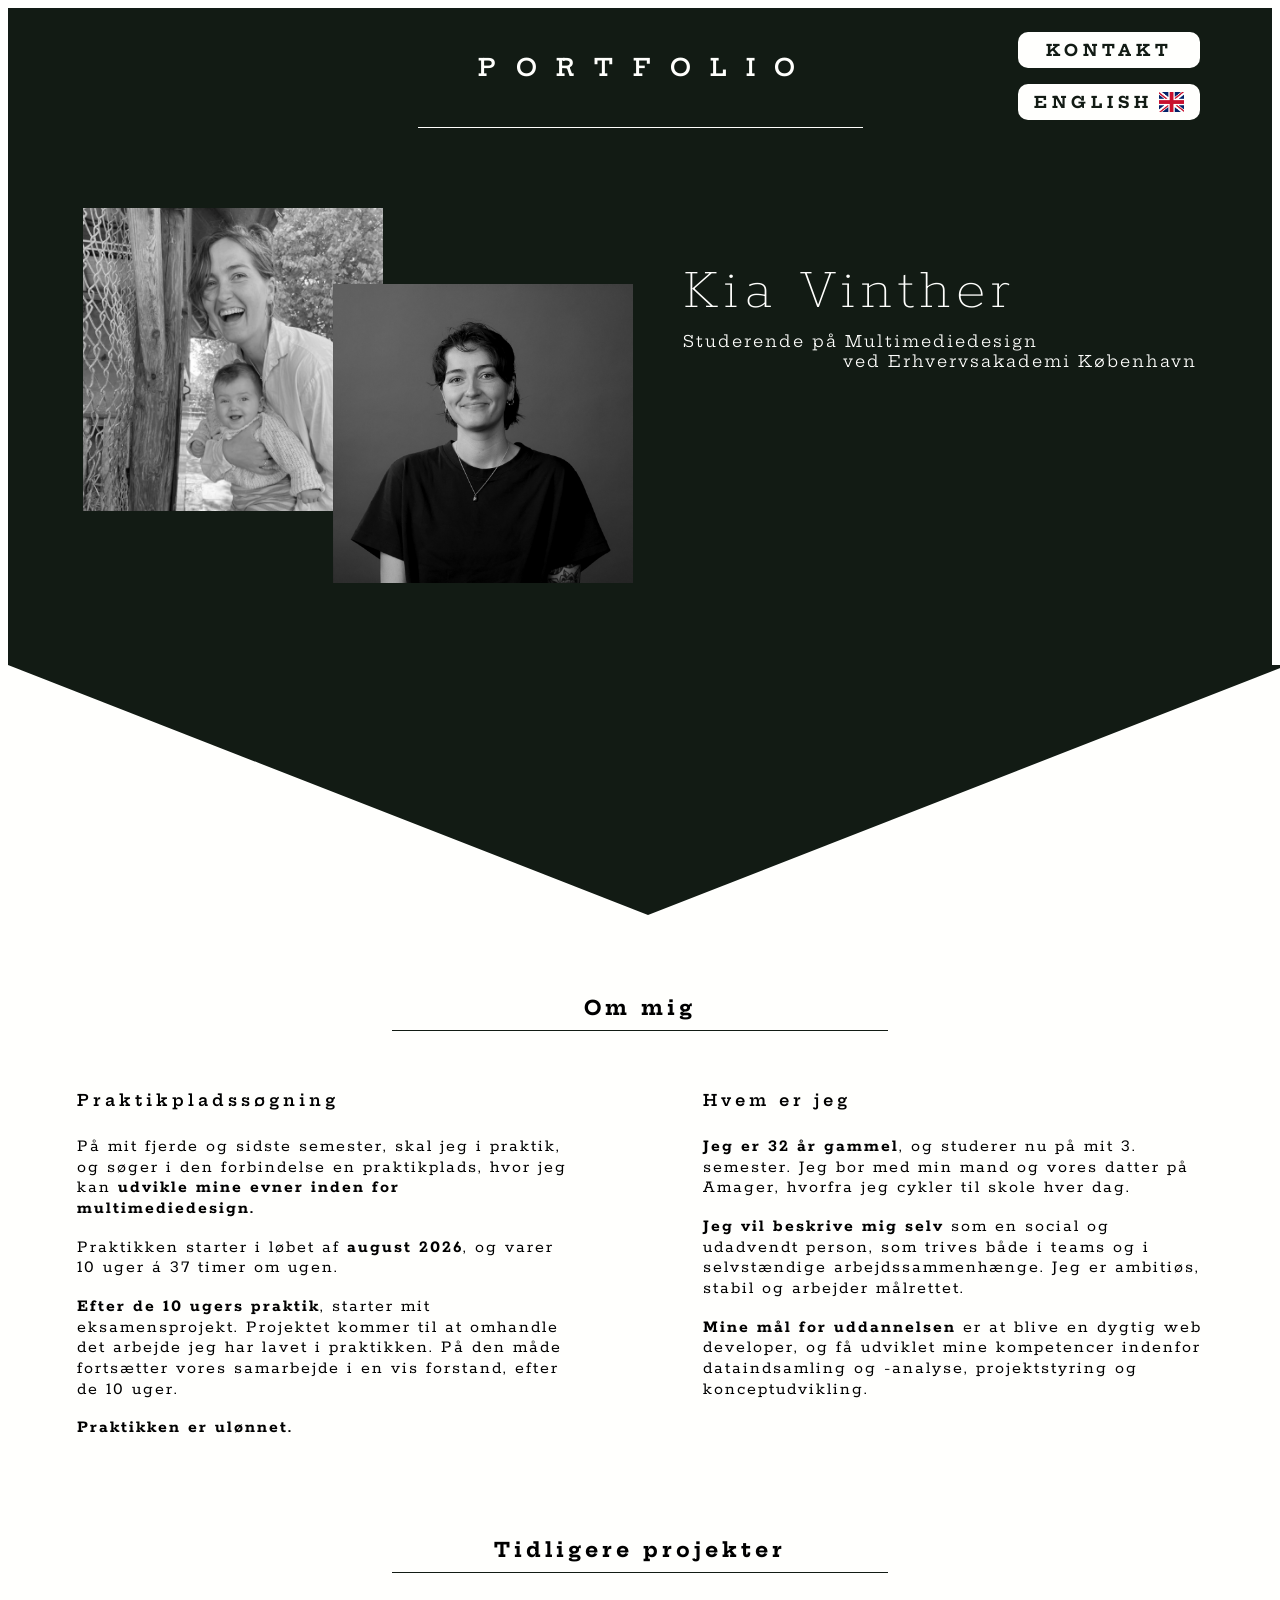
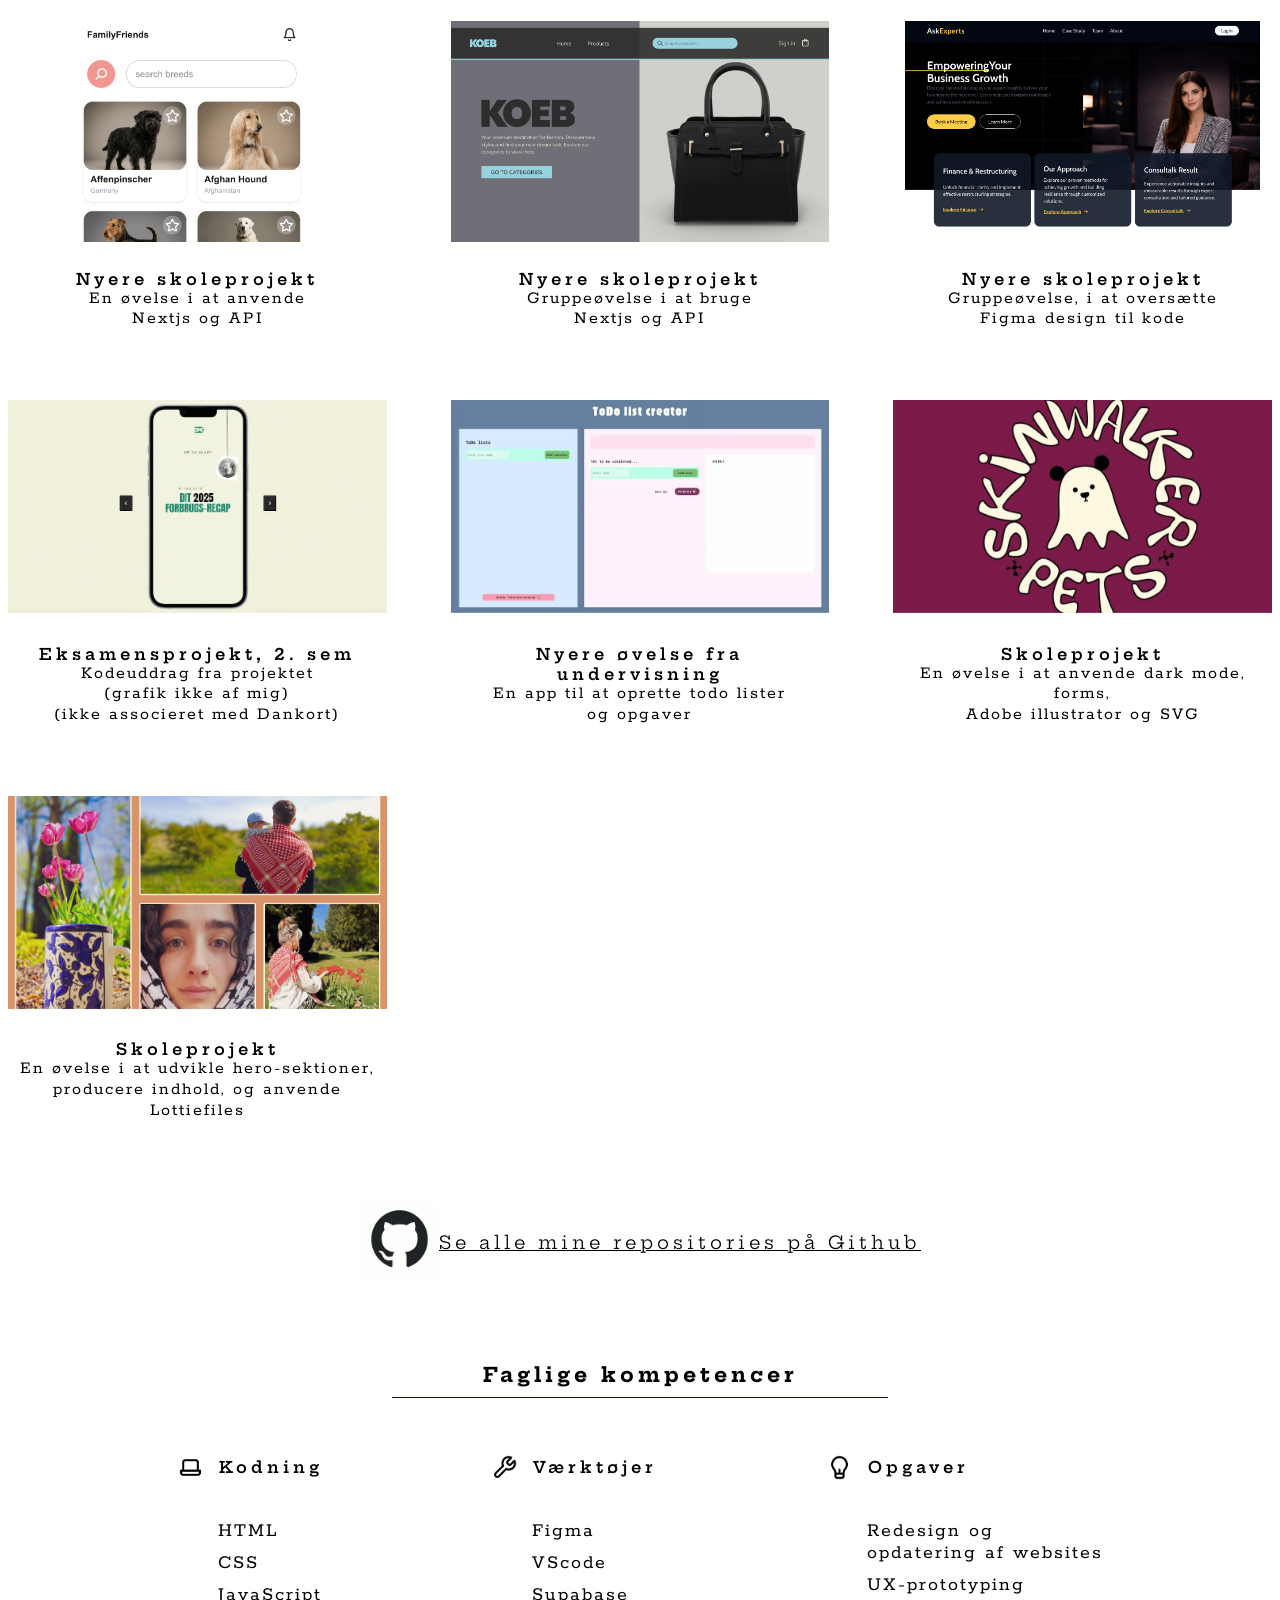
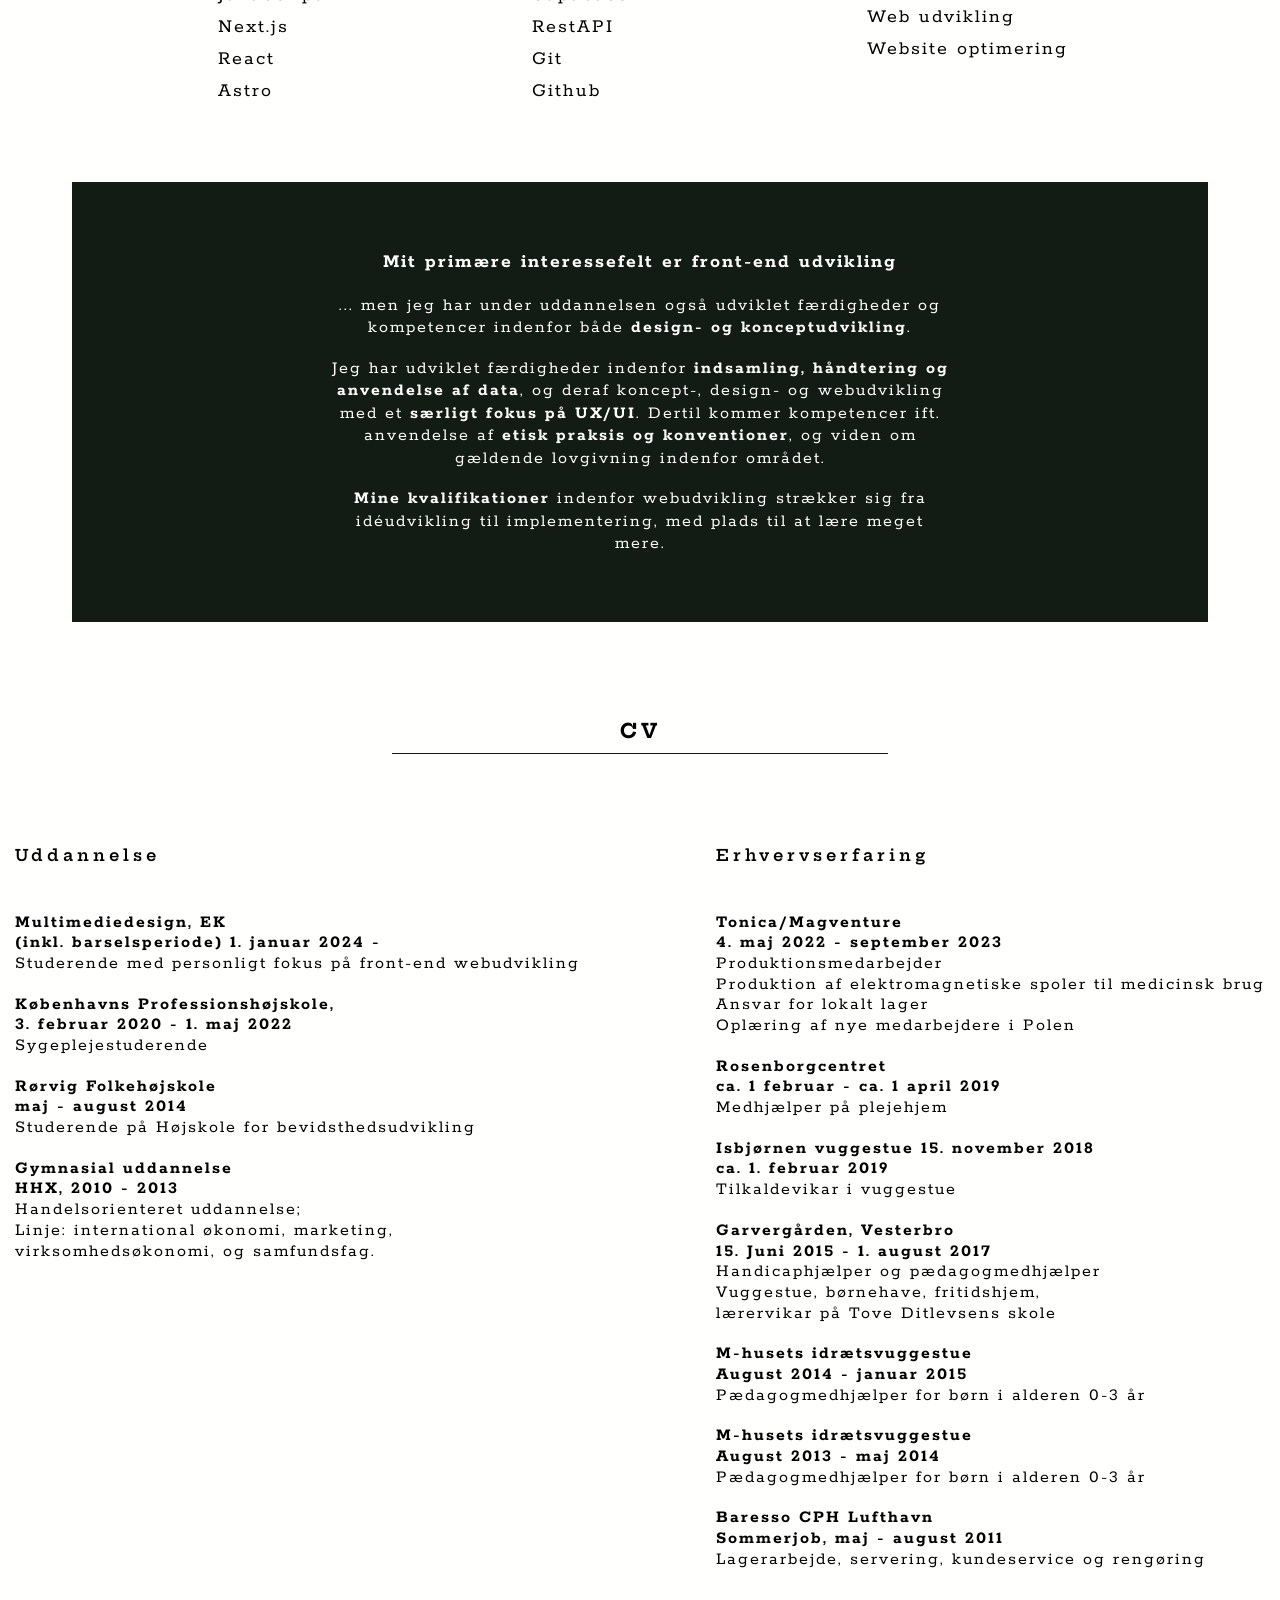
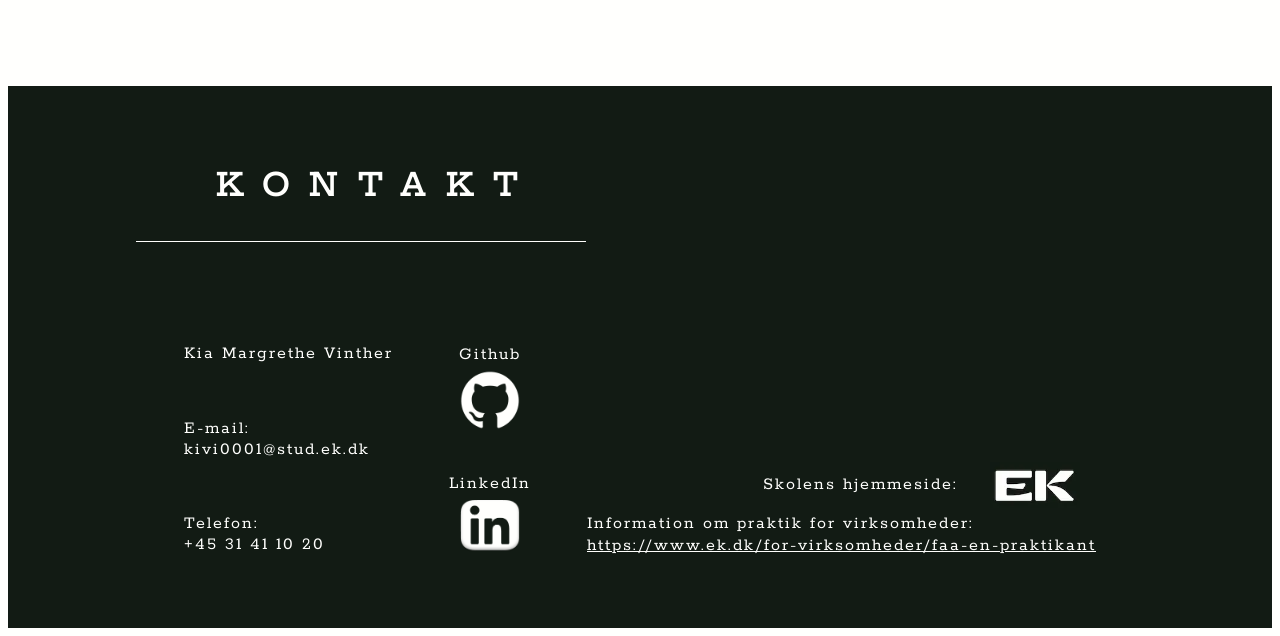
<file: index.html>
<!doctype html>
<html lang="en">
  <head>
    <meta charset="UTF-8" />
    <meta
      name="viewport"
      content="width=device-width, initial-scale=1.0"
    />
    <link rel="stylesheet" href="main.css" />
    <meta name="robots" content="noindex" />
    <title>Portfolio</title>
  </head>
  <body>
    <header>
      <section class="header-section">
        <div class="headline-div">
          <h1>PORTFOLIO</h1>
        </div>
        <div class="contact-button-div">
          <a href="#footer" target="_self"
            >KONTAKT</a
          >
          <a
            class="flag-btn"
            href="english.html"
            target="_self"
            >ENGLISH
            <img
              src="imgs/english-flag.png"
              alt="et billede af det britiske flag"
          /></a>
        </div>
      </section>
      <section class="hero-section">
        <div class="portrait-imgs">
          <img
            class="first-image"
            src="imgs/placeholder1.png"
            alt="et billede af Kia"
          />
          <img
            class="second-image"
            src="imgs/kia-foto.png"
            alt="et billede af Kia"
          />
        </div>
        <div class="name-present">
          <h2>Kia Vinther</h2>
          <h3 class="first-line">
            Studerende på Multimediedesign
          </h3>
          <h3 class="second-line">
            ved Erhvervsakademi København
          </h3>
        </div>
      </section>
      <section id="triangle"></section>
    </header>
    <main>
      <section class="about-me-section">
        <h4>Om mig</h4>
        <div class="about-me-div">
          <div class="searching-intership-div">
            <h5>Praktikpladssøgning</h5>
            <p>
              På mit fjerde og sidste semester,
              skal jeg i praktik, og søger i den
              forbindelse en praktikplads, hvor
              jeg kan
              <b
                >udvikle mine evner inden for
                multimediedesign.</b
              >
            </p>
            <p>
              Praktikken starter i løbet af
              <b>august 2026</b>, og varer 10 uger
              á 37 timer om ugen.
            </p>
            <p>
              <b>Efter de 10 ugers praktik</b>,
              starter mit eksamensprojekt.
              Projektet kommer til at omhandle det
              arbejde jeg har lavet i praktikken.
              På den måde fortsætter vores
              samarbejde i en vis forstand, efter
              de 10 uger.
            </p>
            <p><b>Praktikken er ulønnet.</b></p>
          </div>
          <div class="who-am-i-div">
            <h5>Hvem er jeg</h5>
            <p>
              <b>Jeg er 32 år gammel</b>, og
              studerer nu på mit 3. semester. Jeg
              bor med min mand og vores datter på
              Amager, hvorfra jeg cykler til skole
              hver dag.
            </p>
            <p>
              <b>Jeg vil beskrive mig selv</b> som
              en social og udadvendt person, som
              trives både i teams og i
              selvstændige arbejdssammenhænge. Jeg
              er ambitiøs, stabil og arbejder
              målrettet.
            </p>
            <p>
              <b>Mine mål for uddannelsen</b> er
              at blive en dygtig web developer, og
              få udviklet mine kompetencer
              indenfor dataindsamling og -analyse,
              projektstyring og konceptudvikling.
            </p>
          </div>
        </div>
      </section>
      <section class="previous-work-section">
        <h4>Tidligere projekter</h4>
        <div class="projects-div">
          <div>
            <div class="img-link">
              <a
                target="_blank"
                href="https://family-friends-nine.vercel.app/"
              >
                <img
                  class="project-img"
                  src="imgs/dogapi.png"
                  alt="et billede fra et udsnit af hjemmeside/projekt"
                />
                <div class="overlay">
                  <p class="project-link-text">
                    Se på Vercel
                  </p>
                </div>
              </a>
            </div>
            <h5>Nyere skoleprojekt</h5>
            <p>
              En øvelse i at anvende
              <br />Nextjs og API
            </p>
          </div>

          <div>
            <div class="img-link">
              <a
                target="_blank"
                href="https://simple-shop-opgave.vercel.app/"
              >
                <img
                  class="project-img"
                  src="imgs/koeb.png"
                  alt="et billede fra et udsnit af hjemmeside/projekt"
                />
                <div class="overlay">
                  <p class="project-link-text">
                    Se på Vercel
                  </p>
                </div>
              </a>
            </div>
            <h5>Nyere skoleprojekt</h5>
            <p>
              Gruppeøvelse i at bruge
              <br />Nextjs og API
            </p>
          </div>

          <div>
            <div class="img-link">
              <a
                target="_blank"
                href="https://figmatilkode.netlify.app/"
              >
                <img
                  class="project-img"
                  src="imgs/fromfigmatocode.png"
                  alt="et billede fra et udsnit af hjemmeside/projekt"
                />
                <div class="overlay">
                  <p class="project-link-text">
                    Se på Netlify
                  </p>
                </div>
              </a>
            </div>
            <h5>Nyere skoleprojekt</h5>
            <p>
              Gruppeøvelse, i at oversætte
              <br />Figma design til kode
            </p>
          </div>

          <div>
            <div class="img-link">
              <a
                target="_blank"
                href="https://codepen.io/kimahivi/details/RNGwWvV"
              >
                <img
                  class="project-img"
                  src="imgs/recap.webp"
                  alt="et billede fra et udsnit af hjemmeside/projekt, som forestiller en telefon med grafisk indhold i."
                />
                <div class="overlay">
                  <p class="project-link-text">
                    Se i CodePen
                  </p>
                </div>
              </a>
            </div>
            <h5>Eksamensprojekt, 2. sem</h5>
            <p>
              Kodeuddrag fra projektet
              <br />(grafik ikke af mig)
              <br />(ikke associeret med Dankort)
            </p>
          </div>
          <div>
            <div class="img-link">
              <a
                target="_blank"
                href="https://kivi0001.github.io/todo_app_kia/"
              >
                <img
                  class="project-img"
                  src="imgs/todo.webp"
                  alt="et billede fra et udsnit af hjemmeside/projekt, af en todoliste app."
                />
                <div class="overlay">
                  <p class="project-link-text">
                    Se på Github pages
                  </p>
                </div>
              </a>
            </div>
            <h5>Nyere øvelse fra undervisning</h5>
            <p>
              En app til at oprette todo lister
              <br />og opgaver
            </p>
          </div>
          <div>
            <div class="img-link">
              <a
                target="_blank"
                href="https://zingy-selkie-bb1a97.netlify.app/"
              >
                <img
                  class="project-img"
                  src="imgs/skinwalker.webp"
                  alt="et billede fra et udsnit af hjemmeside/projekt, af et logo med et spøgelse, og teksten: skinwalker pets."
                />
                <div class="overlay">
                  <p class="project-link-text">
                    Se på Netlify
                  </p>
                </div>
              </a>
            </div>
            <h5>Skoleprojekt</h5>
            <p>
              En øvelse i at anvende dark mode,
              forms, <br />Adobe illustrator og
              SVG
            </p>
          </div>
          <div>
            <div class="img-link">
              <a
                target="_blank"
                href="https://joyful-beijinho-b82fd0.netlify.app/"
              >
                <img
                  class="project-img"
                  src="imgs/palestine.png"
                  alt="et billede fra et udsnit af hjemmeside/projekt, som forestiller fire forskellige billeder af mennesker og natur."
                />
                <div class="overlay">
                  <p class="project-link-text">
                    Se på Netlify
                  </p>
                </div>
              </a>
            </div>
            <h5>Skoleprojekt</h5>
            <p>
              En øvelse i at udvikle
              hero-sektioner, <br />producere
              indhold, og anvende Lottiefiles
            </p>
          </div>
        </div>
        <div class="view-github-div">
          <a
            target="_blank"
            href="https://github.com/kivi0001?tab=repositories"
          >
            <img
              src="imgs/github-for-light-bg.webp"
              alt="github logo"
            />
          </a>
          <a
            class="view-on-git-p"
            target="_blank"
            href="https://github.com/kivi0001?tab=repositories"
          >
            <p>
              Se alle mine repositories på Github
            </p>
          </a>
        </div>
      </section>
      <section
        class="professional-skills-section"
      >
        <h4>Faglige kompetencer</h4>
        <div class="competencies-div">
          <div class="coding-div">
            <div
              class="prof-skills-headlines-divs"
            >
              <div class="icon">
                <img
                  src="imgs/laptop.png"
                  alt="et ikon som forestiller en bærbar computer."
                />
              </div>
              <h5>Kodning</h5>
            </div>
            <ul class="coding-ul">
              <li>HTML</li>
              <li>CSS</li>
              <li>JavaScript</li>
              <li>Next.js</li>
              <li>React</li>
              <li>Astro</li>
            </ul>
          </div>
          <div class="tools-div">
            <div
              class="prof-skills-headlines-divs"
            >
              <div class="icon">
                <img
                  src="imgs/tool.png"
                  alt="et ikon som forestiller en svensknøgle."
                />
              </div>
              <h5>Værktøjer</h5>
            </div>
            <ul class="tools-ul">
              <li>Figma</li>
              <li>VScode</li>
              <li>Supabase</li>
              <li>RestAPI</li>
              <li>Git</li>
              <li>Github</li>
            </ul>
          </div>
          <div class="tasks-div">
            <div
              class="prof-skills-headlines-divs"
            >
              <div class="icon">
                <img
                  src="imgs/tasks_lightbulb.png"
                  alt="et ikon som forestiller en elpære."
                />
              </div>
              <h5>Opgaver</h5>
            </div>
            <ul class="tasks-ul">
              <li>
                Redesign og <br />opdatering af
                websites
              </li>
              <li>UX-prototyping</li>
              <li>Web udvikling</li>
              <li>Website optimering</li>
            </ul>
          </div>
        </div>
        <div class="my-field-of-interest-div">
          <p class="first-line-p">
            Mit primære interessefelt er front-end
            udvikling
          </p>
          <p>
            ... men jeg har under uddannelsen også
            udviklet færdigheder og kompetencer
            indenfor både
            <b>design- og konceptudvikling</b>.
          </p>
          <p>
            Jeg har udviklet færdigheder indenfor
            <b
              >indsamling, håndtering og
              anvendelse af data</b
            >, og deraf koncept-, design- og
            webudvikling med et
            <b>særligt fokus på UX/UI</b>. Dertil
            kommer kompetencer ift. anvendelse af
            <b>etisk praksis og konventioner</b>,
            og viden om gældende lovgivning
            indenfor området.
          </p>
          <p>
            <b>Mine kvalifikationer</b> indenfor
            webudvikling strækker sig fra
            idéudvikling til implementering, med
            plads til at lære meget mere.
          </p>
        </div>
      </section>
      <section class="resume-section">
        <h4>CV</h4>
        <div class="resume-div">
          <div class="education-div">
            <h5>Uddannelse</h5>
            <ul>
              <li>
                <p>
                  Multimediedesign, EK
                  <br />(inkl. barselsperiode) 1.
                  januar 2024 -
                </p>
                <p>
                  Studerende med personligt fokus
                  på front-end webudvikling
                </p>
              </li>
              <li>
                <p>
                  Københavns Professionshøjskole,
                  <br />3. februar 2020 - 1. maj
                  2022
                </p>
                <p>Sygeplejestuderende</p>
              </li>
              <li>
                <p>
                  Rørvig Folkehøjskole <br />maj -
                  august 2014
                </p>
                <p>
                  Studerende på Højskole for
                  bevidsthedsudvikling
                </p>
              </li>
              <li>
                <p>
                  Gymnasial uddannelse <br />HHX,
                  2010 - 2013
                </p>
                <p>
                  Handelsorienteret uddannelse;
                  <br />Linje: international
                  økonomi, marketing,
                  <br />virksomhedsøkonomi, og
                  samfundsfag.
                </p>
              </li>
            </ul>
          </div>
          <div class="work-experience-div">
            <h5>Erhvervserfaring</h5>
            <ul>
              <li>
                <p>
                  Tonica/Magventure <br />4. maj
                  2022 - september 2023
                </p>
                <p>
                  Produktionsmedarbejder
                  <br />Produktion af
                  elektromagnetiske spoler til
                  medicinsk brug <br />Ansvar for
                  lokalt lager <br />Oplæring af
                  nye medarbejdere i Polen
                </p>
              </li>
              <li>
                <p>
                  Rosenborgcentret <br />ca. 1
                  februar - ca. 1 april 2019
                </p>
                <p>Medhjælper på plejehjem</p>
              </li>
              <li>
                <p>
                  Isbjørnen vuggestue 15. november
                  2018 <br />ca. 1. februar 2019
                </p>
                <p>Tilkaldevikar i vuggestue</p>
              </li>
              <li>
                <p>
                  Garvergården, Vesterbro
                  <br />15. Juni 2015 - 1. august
                  2017
                </p>
                <p>
                  Handicaphjælper og
                  pædagogmedhjælper
                  <br />Vuggestue, børnehave,
                  fritidshjem, <br />lærervikar på
                  Tove Ditlevsens skole
                </p>
              </li>
              <li>
                <p>
                  M-husets idrætsvuggestue
                  <br />August 2014 - januar 2015
                </p>
                <p>
                  Pædagogmedhjælper for børn i
                  alderen 0-3 år
                </p>
              </li>
              <li>
                <p>
                  M-husets idrætsvuggestue
                  <br />August 2013 - maj 2014
                </p>
                <p>
                  Pædagogmedhjælper for børn i
                  alderen 0-3 år
                </p>
              </li>
              <li>
                <p>
                  Baresso CPH Lufthavn
                  <br />Sommerjob, maj - august
                  2011
                </p>
                <p>
                  Lagerarbejde, servering,
                  kundeservice og rengøring
                </p>
              </li>
            </ul>
          </div>
        </div>
      </section>
    </main>
    <footer id="footer">
      <div class="footer-headline-div">
        <h1>KONTAKT</h1>
      </div>
      <section class="footer-contact-section">
        <div class="personal-contact-info-div">
          <p>Kia Margrethe Vinther</p>
          <p>E-mail: <br />kivi0001@stud.ek.dk</p>
          <p>Telefon: <br />+45 31 41 10 20</p>
        </div>
        <div class="links-git-linkedin-div">
          <div class="github-footer-div">
            <p>Github</p>
            <a
              target="_blank"
              href="https://github.com/kivi0001?tab=repositories"
            >
              <img
                src="imgs/github-for-dark-bg.png"
                alt="Et github ikon."
              />
            </a>
          </div>
          <div class="linkedin-footer-div">
            <p>LinkedIn</p>
            <a
              target="_blank"
              href="https://www.linkedin.com/in/kia-vinther-4b3834bb/"
            >
              <img
                src="imgs/linked-in-icon.png"
                alt="Et linkedin ikon."
              />
            </a>
          </div>
        </div>
        <div class="school-info-div">
          <div class="school-website-div">
            <p>Skolens hjemmeside:</p>
            <a
              target="_blank"
              href="https://www.ek.dk/"
            >
              <img
                src="imgs/ek-logo.webp"
                alt="et logo fra Københavns Erhvervsakademi."
              />
            </a>
          </div>
          <div class="internship-link-div">
            <p>
              Information om praktik for
              virksomheder:
            </p>
            <a
              target="_blank"
              href="https://www.ek.dk/for-virksomheder/faa-en-praktikant"
              >https://www.ek.dk/for-virksomheder/faa-en-praktikant</a
            >
          </div>
        </div>
      </section>
    </footer>
  </body>
</html>
</file>
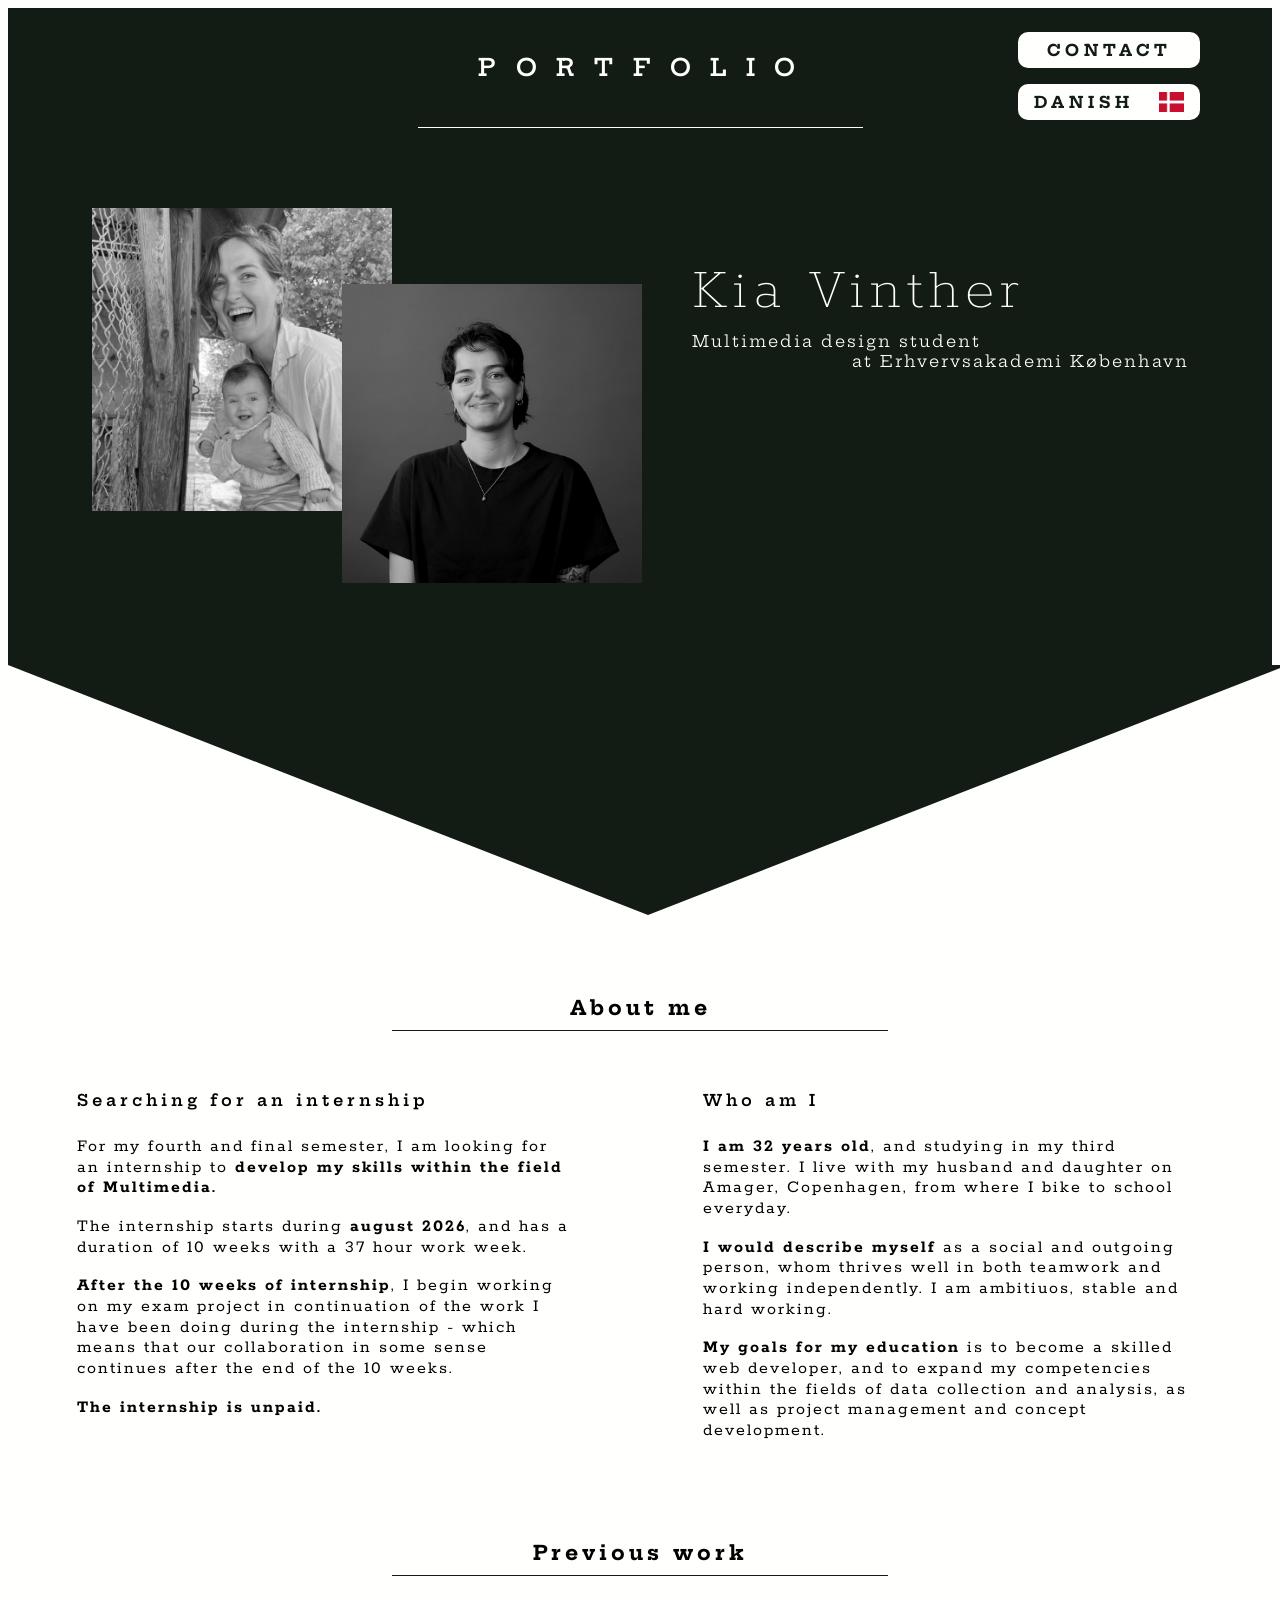
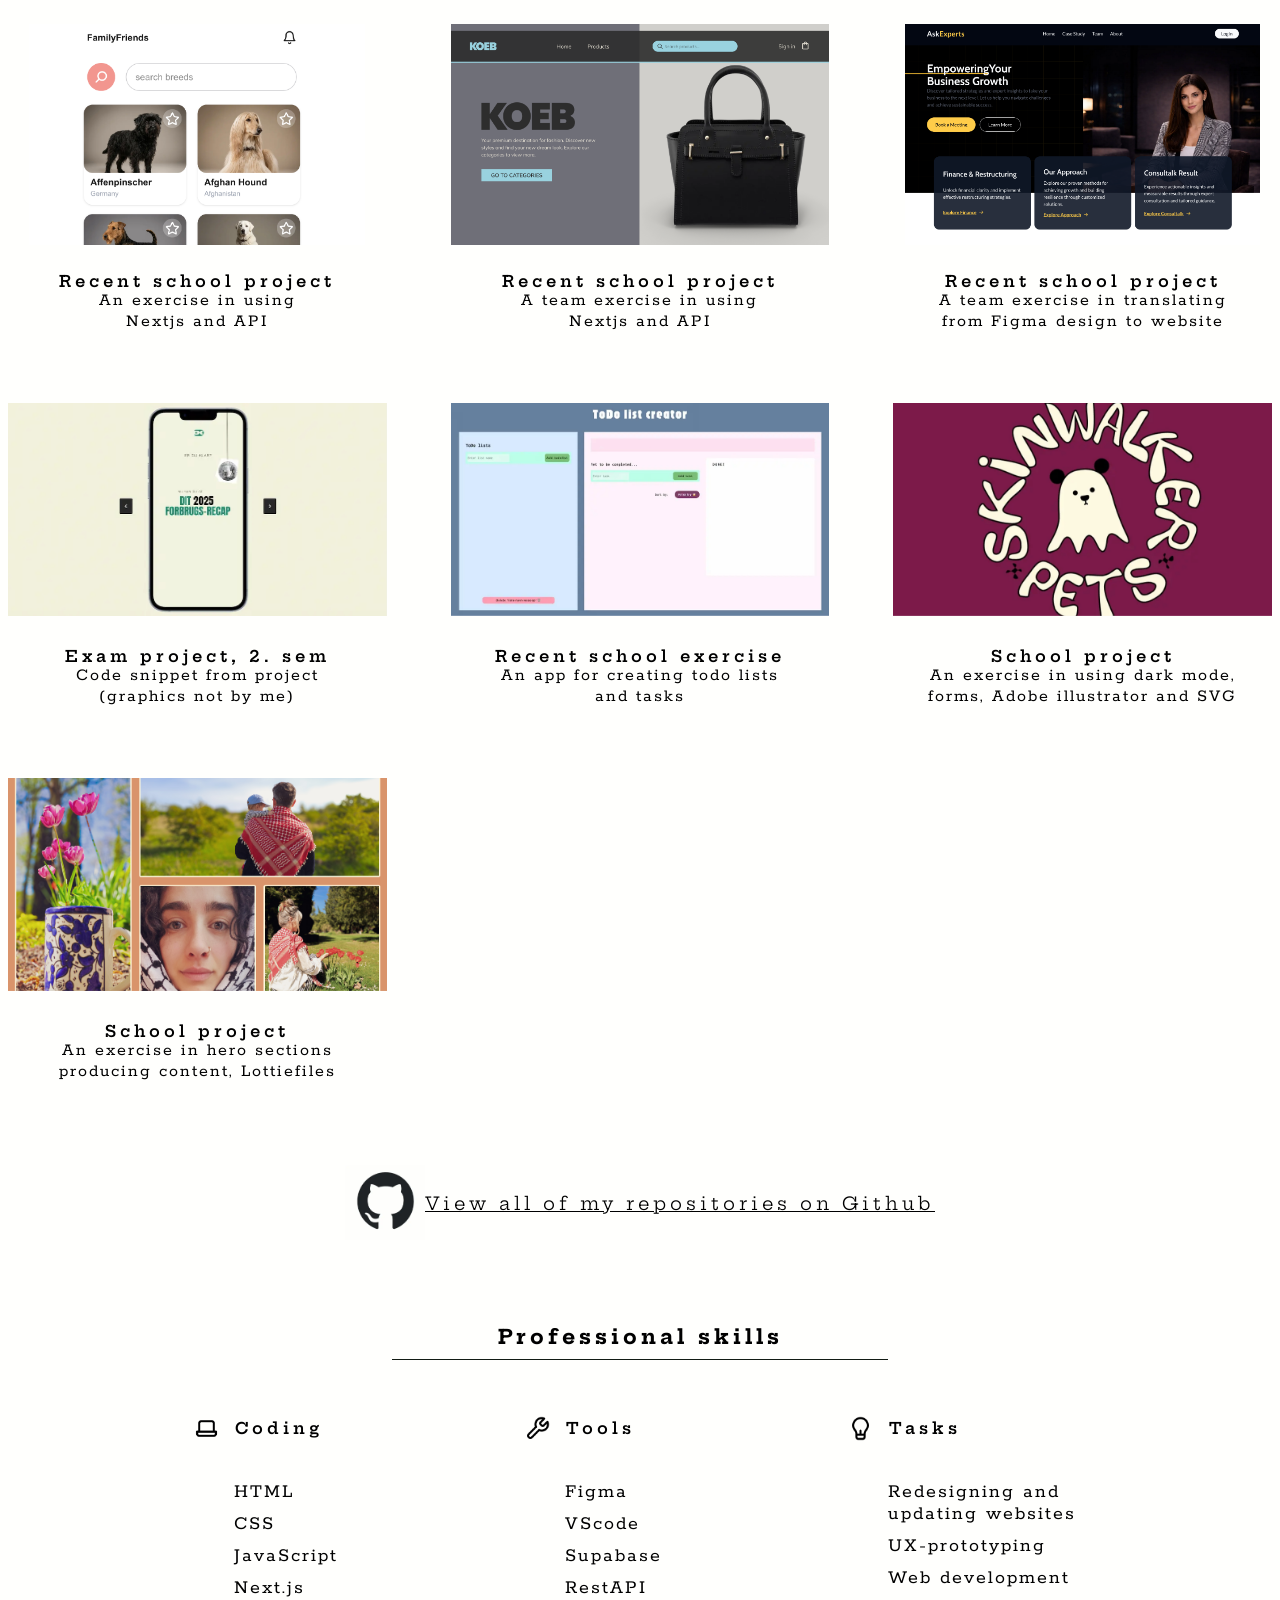
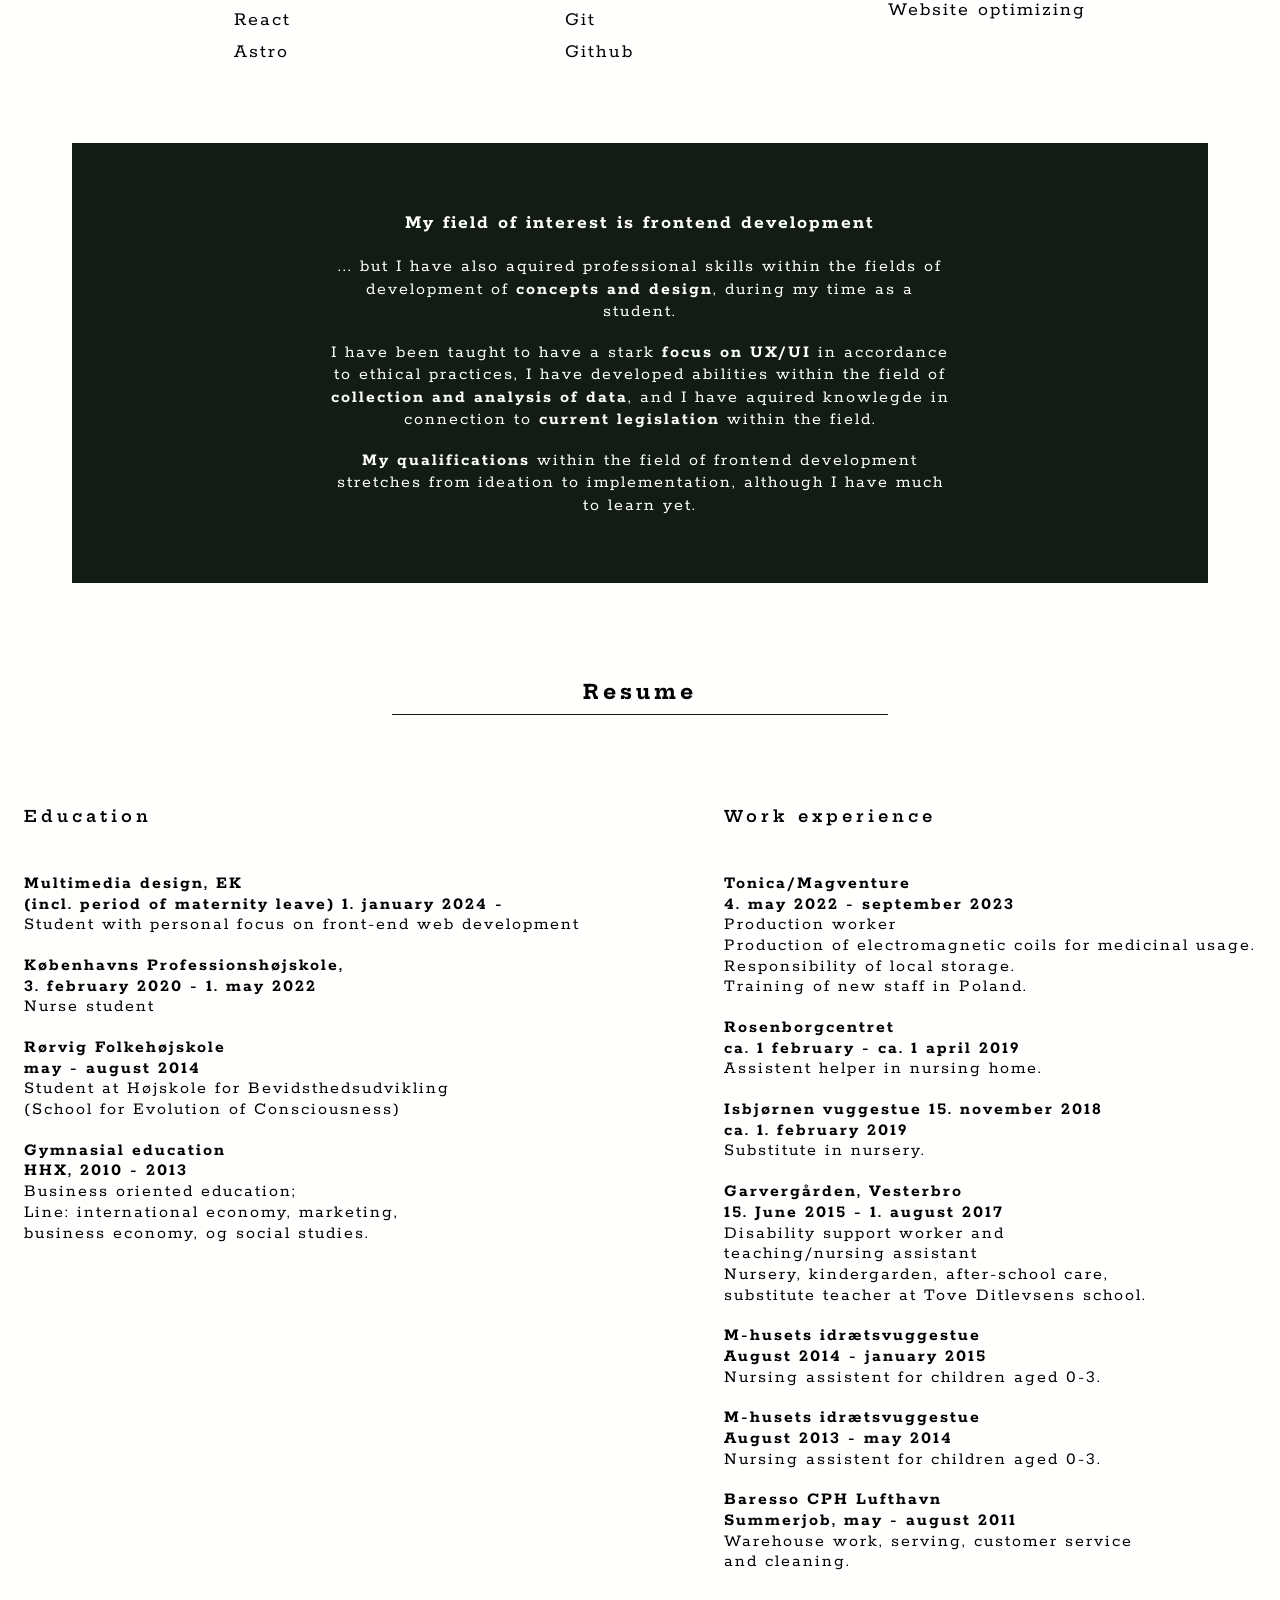
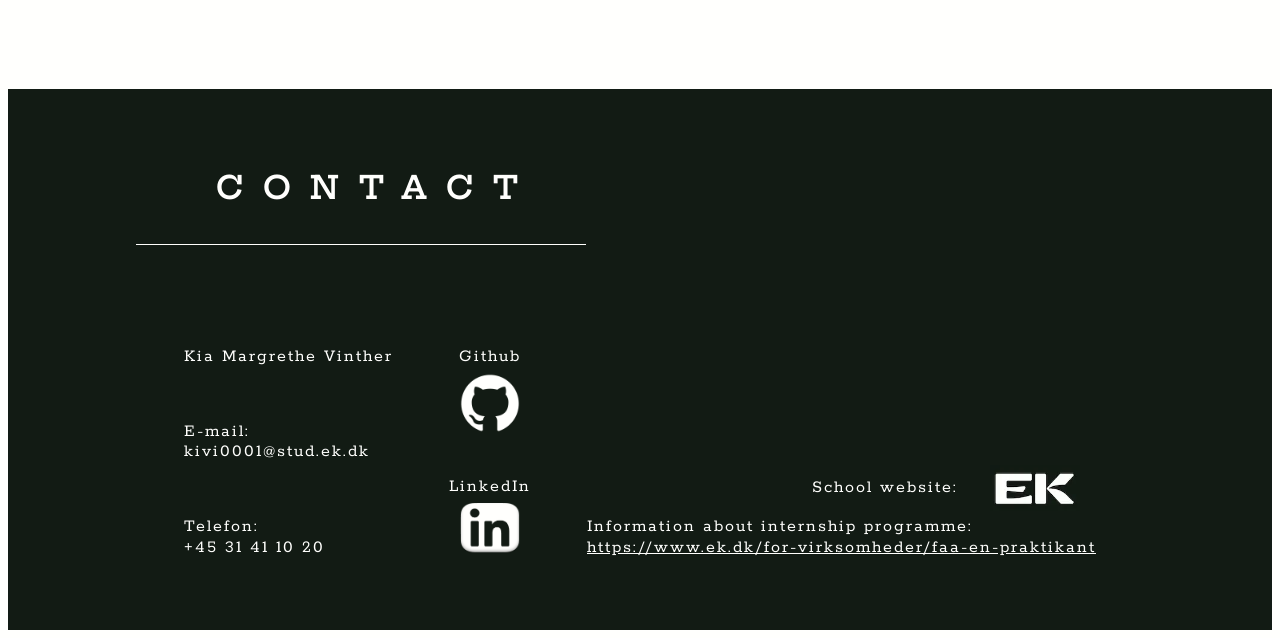
<file: english.html>
<!doctype html>
<html lang="en">
  <head>
    <meta charset="UTF-8" />
    <meta
      name="viewport"
      content="width=device-width, initial-scale=1.0"
    />
    <link rel="stylesheet" href="main.css" />
    <meta name="robots" content="noindex" />
    <title>Portfolio</title>
  </head>
  <body>
    <header>
      <section class="header-section">
        <div class="headline-div">
          <h1>PORTFOLIO</h1>
        </div>
        <div class="contact-button-div">
          <a href="#footer" target="_self"
            >CONTACT</a
          >
          <a
            class="flag-btn"
            href="index.html"
            target="_self"
            >DANISH
            <img
              src="imgs/danish_flag.png"
              alt="a picture of a danish flag"
          /></a>
        </div>
      </section>
      <section class="hero-section">
        <div class="portrait-imgs">
          <img
            class="first-image"
            src="imgs/placeholder1.png"
            alt="a picture of Kia"
          />
          <img
            class="second-image"
            src="imgs/kia-foto.png"
            alt="a picture of Kia"
          />
        </div>
        <div class="name-present">
          <h2>Kia Vinther</h2>
          <h3 class="first-line">
            Multimedia design student
          </h3>
          <h3 class="second-line">
            at Erhvervsakademi København
          </h3>
        </div>
      </section>
      <section id="triangle"></section>
    </header>
    <main>
      <section class="about-me-section">
        <h4>About me</h4>
        <div class="about-me-div">
          <div class="searching-intership-div">
            <h5>Searching for an internship</h5>
            <p>
              For my fourth and final semester, I
              am looking for an internship to
              <b
                >develop my skills within the
                field of Multimedia.</b
              >
            </p>
            <p>
              The internship starts during
              <b>august 2026</b>, and has a
              duration of 10 weeks with a 37 hour
              work week.
            </p>
            <p>
              <b
                >After the 10 weeks of
                internship</b
              >, I begin working on my exam
              project in continuation of the work
              I have been doing during the
              internship - which means that our
              collaboration in some sense
              continues after the end of the 10
              weeks.
            </p>
            <p>
              <b>The internship is unpaid.</b>
            </p>
          </div>
          <div class="who-am-i-div">
            <h5>Who am I</h5>
            <p>
              <b>I am 32 years old</b>, and
              studying in my third semester. I
              live with my husband and daughter on
              Amager, Copenhagen, from where I
              bike to school everyday.
            </p>
            <p>
              <b>I would describe myself</b> as a
              social and outgoing person, whom
              thrives well in both teamwork and
              working independently. I am
              ambitiuos, stable and hard working.
            </p>

            <p>
              <b>My goals for my education</b> is
              to become a skilled web developer,
              and to expand my competencies within
              the fields of data collection and
              analysis, as well as project
              management and concept development.
            </p>
          </div>
        </div>
      </section>
      <section class="previous-work-section">
        <h4>Previous work</h4>
        <div class="projects-div">
          <div>
            <div class="img-link">
              <a
                target="_blank"
                href="https://family-friends-nine.vercel.app/"
              >
                <img
                  class="project-img"
                  src="imgs/dogapi.png"
                  alt="et billede fra et udsnit af hjemmeside/projekt"
                />
                <div class="overlay">
                  <p class="project-link-text">
                    View on Vercel
                  </p>
                </div>
              </a>
            </div>
            <h5>Recent school project</h5>
            <p>
              An exercise in using
              <br />Nextjs and API
            </p>
          </div>

          <div>
            <div class="img-link">
              <a
                target="_blank"
                href="https://simple-shop-opgave.vercel.app/"
              >
                <img
                  class="project-img"
                  src="imgs/koeb.png"
                  alt="et billede fra et udsnit af hjemmeside/projekt"
                />
                <div class="overlay">
                  <p class="project-link-text">
                    View on Vercel
                  </p>
                </div>
              </a>
            </div>
            <h5>Recent school project</h5>
            <p>
              A team exercise in using
              <br />Nextjs and API
            </p>
          </div>

          <div>
            <div class="img-link">
              <a
                target="_blank"
                href="https://figmatilkode.netlify.app/"
              >
                <img
                  class="project-img"
                  src="imgs/fromfigmatocode.png"
                  alt="et billede fra et udsnit af hjemmeside/projekt"
                />
                <div class="overlay">
                  <p class="project-link-text">
                    View on Netlify
                  </p>
                </div>
              </a>
            </div>
            <h5>Recent school project</h5>
            <p>
              A team exercise in translating
              <br />from Figma design to website
            </p>
          </div>

          <div>
            <div class="img-link">
              <a
                target="_blank"
                href="https://codepen.io/kimahivi/details/RNGwWvV"
              >
                <img
                  class="project-img"
                  src="imgs/recap.webp"
                  alt="et billede fra et udsnit af hjemmeside/projekt, som forestiller en telefon med grafisk indhold i."
                />
                <div class="overlay">
                  <p class="project-link-text">
                    View in CodePen
                  </p>
                </div>
              </a>
            </div>
            <h5>Exam project, 2. sem</h5>
            <p>
              Code snippet from project
              <br />(graphics not by me)
            </p>
          </div>
          <div>
            <div class="img-link">
              <a
                target="_blank"
                href="https://kivi0001.github.io/todo_app_kia/"
              >
                <img
                  class="project-img"
                  src="imgs/todo.webp"
                  alt="et billede fra et udsnit af hjemmeside/projekt, af en todoliste app."
                />
                <div class="overlay">
                  <p class="project-link-text">
                    View on Github pages
                  </p>
                </div>
              </a>
            </div>
            <h5>Recent school exercise</h5>
            <p>
              An app for creating todo lists
              <br />and tasks
            </p>
          </div>
          <div>
            <div class="img-link">
              <a
                target="_blank"
                href="https://zingy-selkie-bb1a97.netlify.app/"
              >
                <img
                  class="project-img"
                  src="imgs/skinwalker.webp"
                  alt="et billede fra et udsnit af hjemmeside/projekt, af et logo med et spøgelse, og teksten: skinwalker pets."
                />
                <div class="overlay">
                  <p class="project-link-text">
                    View on Netlify
                  </p>
                </div>
              </a>
            </div>
            <h5>School project</h5>
            <p>
              An exercise in using dark mode,<br />forms,
              Adobe illustrator and SVG
            </p>
          </div>
          <div>
            <div class="img-link">
              <a
                target="_blank"
                href="https://joyful-beijinho-b82fd0.netlify.app/"
              >
                <img
                  class="project-img"
                  src="imgs/palestine.png"
                  alt="et billede fra et udsnit af hjemmeside/projekt, som forestiller fire forskellige billeder af mennesker og natur."
                />
                <div class="overlay">
                  <p class="project-link-text">
                    View on Netlify
                  </p>
                </div>
              </a>
            </div>
            <h5>School project</h5>
            <p>
              An exercise in hero sections
              <br />producing content, Lottiefiles
            </p>
          </div>
        </div>
        <div class="view-github-div">
          <a
            target="_blank"
            href="https://github.com/kivi0001?tab=repositories"
          >
            <img
              src="imgs/github-for-light-bg.webp"
              alt="github logo"
            />
          </a>
          <a
            class="view-on-git-p"
            target="_blank"
            href="https://github.com/kivi0001?tab=repositories"
          >
            <p>
              View all of my repositories on
              Github
            </p>
          </a>
        </div>
      </section>
      <section
        class="professional-skills-section"
      >
        <h4>Professional skills</h4>
        <div class="competencies-div">
          <div class="coding-div">
            <div
              class="prof-skills-headlines-divs"
            >
              <div class="icon">
                <img
                  src="imgs/laptop.png"
                  alt="et ikon som forestiller en bærbar computer."
                />
              </div>
              <h5>Coding</h5>
            </div>
            <ul class="coding-ul">
              <li>HTML</li>
              <li>CSS</li>
              <li>JavaScript</li>
              <li>Next.js</li>
              <li>React</li>
              <li>Astro</li>
            </ul>
          </div>
          <div class="tools-div">
            <div
              class="prof-skills-headlines-divs"
            >
              <div class="icon">
                <img
                  src="imgs/tool.png"
                  alt="et ikon som forestiller en svensknøgle."
                />
              </div>
              <h5>Tools</h5>
            </div>
            <ul class="tools-ul">
              <li>Figma</li>
              <li>VScode</li>
              <li>Supabase</li>
              <li>RestAPI</li>
              <li>Git</li>
              <li>Github</li>
            </ul>
          </div>
          <div class="tasks-div">
            <div
              class="prof-skills-headlines-divs"
            >
              <div class="icon">
                <img
                  src="imgs/tasks_lightbulb.png"
                  alt="et ikon som forestiller en elpære."
                />
              </div>
              <h5>Tasks</h5>
            </div>
            <ul class="tasks-ul">
              <li>
                Redesigning and <br />updating
                websites
              </li>
              <li>UX-prototyping</li>
              <li>Web development</li>
              <li>Website optimizing</li>
            </ul>
          </div>
        </div>
        <div class="my-field-of-interest-div">
          <p class="first-line-p">
            My field of interest is frontend
            development
          </p>
          <p>
            ... but I have also aquired
            professional skills within the fields
            of development of
            <b>concepts and design</b>, during my
            time as a student.
          </p>

          <p>
            I have been taught to have a stark
            <b>focus on UX/UI</b> in accordance to
            ethical practices, I have developed
            abilities within the field of
            <b>collection and analysis of data</b
            >, and I have aquired knowlegde in
            connection to
            <b>current legislation</b> within the
            field.
          </p>

          <p>
            <b>My qualifications</b> within the
            field of frontend development
            stretches from ideation to
            implementation, although I have much
            to learn yet.
          </p>
        </div>
      </section>
      <section class="resume-section">
        <h4>Resume</h4>
        <div class="resume-div">
          <div class="education-div">
            <h5>Education</h5>
            <ul>
              <li>
                <p>
                  Multimedia design, EK
                  <br />(incl. period of maternity
                  leave) 1. january 2024 -
                </p>
                <p>
                  Student with personal focus on
                  front-end web development
                </p>
              </li>
              <li>
                <p>
                  Københavns Professionshøjskole,
                  <br />3. february 2020 - 1. may
                  2022
                </p>
                <p>Nurse student</p>
              </li>
              <li>
                <p>
                  Rørvig Folkehøjskole <br />may -
                  august 2014
                </p>
                <p>
                  Student at Højskole for
                  Bevidsthedsudvikling
                  <br />(School for Evolution of
                  Consciousness)
                </p>
              </li>
              <li>
                <p>
                  Gymnasial education <br />HHX,
                  2010 - 2013
                </p>
                <p>
                  Business oriented education;
                  <br />Line: international
                  economy, marketing,
                  <br />business economy, og
                  social studies.
                </p>
              </li>
            </ul>
          </div>
          <div class="work-experience-div">
            <h5>Work experience</h5>
            <ul>
              <li>
                <p>
                  Tonica/Magventure <br />4. may
                  2022 - september 2023
                </p>
                <p>
                  Production worker <br />
                  Production of electromagnetic
                  coils for medicinal usage.
                  <br />Responsibility of local
                  storage. <br />Training of new
                  staff in Poland.
                </p>
              </li>
              <li>
                <p>
                  Rosenborgcentret <br />ca. 1
                  february - ca. 1 april 2019
                </p>
                <p>
                  Assistent helper in nursing
                  home.
                </p>
              </li>
              <li>
                <p>
                  Isbjørnen vuggestue 15. november
                  2018 <br />ca. 1. february 2019
                </p>
                <p>Substitute in nursery.</p>
              </li>
              <li>
                <p>
                  Garvergården, Vesterbro
                  <br />15. June 2015 - 1. august
                  2017
                </p>
                <p>
                  Disability support worker and
                  <br />teaching/nursing assistant
                  <br />Nursery, kindergarden,
                  after-school care,
                  <br />substitute teacher at Tove
                  Ditlevsens school.
                </p>
              </li>
              <li>
                <p>
                  M-husets idrætsvuggestue
                  <br />August 2014 - january 2015
                </p>
                <p>
                  Nursing assistent for children
                  aged 0-3.
                </p>
              </li>
              <li>
                <p>
                  M-husets idrætsvuggestue
                  <br />August 2013 - may 2014
                </p>
                <p>
                  Nursing assistent for children
                  aged 0-3.
                </p>
              </li>
              <li>
                <p>
                  Baresso CPH Lufthavn
                  <br />Summerjob, may - august
                  2011
                </p>
                <p>
                  Warehouse work, serving,
                  customer service <br />and
                  cleaning.
                </p>
              </li>
            </ul>
          </div>
        </div>
      </section>
    </main>
    <footer id="footer">
      <div class="footer-headline-div">
        <h1>CONTACT</h1>
      </div>
      <section class="footer-contact-section">
        <div class="personal-contact-info-div">
          <p>Kia Margrethe Vinther</p>
          <p>E-mail: <br />kivi0001@stud.ek.dk</p>
          <p>Telefon: <br />+45 31 41 10 20</p>
        </div>
        <div class="links-git-linkedin-div">
          <div class="github-footer-div">
            <p>Github</p>
            <a
              target="_blank"
              href="https://github.com/kivi0001?tab=repositories"
            >
              <img
                src="imgs/github-for-dark-bg.png"
                alt="Et github ikon."
              />
            </a>
          </div>
          <div class="linkedin-footer-div">
            <p>LinkedIn</p>
            <a
              target="_blank"
              href="https://www.linkedin.com/in/kia-vinther-4b3834bb/"
            >
              <img
                src="imgs/linked-in-icon.png"
                alt="Et linkedin ikon."
              />
            </a>
          </div>
        </div>
        <div class="school-info-div">
          <div class="school-website-div">
            <p>School website:</p>
            <a
              target="_blank"
              href="https://www.ek.dk/"
            >
              <img
                src="imgs/ek-logo.webp"
                alt="et logo fra Københavns Erhvervsakademi."
              />
            </a>
          </div>
          <div class="internship-link-div">
            <p>
              Information about internship
              programme:
            </p>
            <a
              target="_blank"
              href="https://www.ek.dk/for-virksomheder/faa-en-praktikant"
              >https://www.ek.dk/for-virksomheder/faa-en-praktikant</a
            >
          </div>
        </div>
      </section>
    </footer>
  </body>
</html>
</file>
<file: main.css>
@font-face {
  font-family: "rokkitt";
  src: url(fonts/Rokkitt/Rokkitt-VariableFont_wght.ttf);
}

@font-face {
  font-family: "hepta";
  src: url(fonts/Hepta_Slab/HeptaSlab-VariableFont_wght.ttf);
}

/* GENERAL STYLES */

html,
body {
  background-color: #fffffd;
  scroll-behavior: smooth;
}

h1 {
  padding: 1em 2em 0.5em 2.5em;
  letter-spacing: 20px;
  font-weight: 600;
}

h2,
p {
  font-family: rokkitt;
}

p {
  font-size: 18px;
  line-height: 1.15;
  letter-spacing: 2px;
}

h1,
h3,
h4,
h5 {
  font-family: hepta;
}

h4 {
  font-size: 20px;
  letter-spacing: 4px;
  text-align: center;
  margin: 4em 30vw 1em 30vw;
  border-bottom: 1.5px solid #121b14;
  padding-bottom: 0.5em;
}

h5 {
  font-size: 16px;
  letter-spacing: 4px;
  font-weight: 600;
}

li {
  font-family: rokkitt;
  font-size: 20px;
  letter-spacing: 2px;
  list-style-type: none;
}

/* HEADER */

.header-section {
  background-color: #121b14;
  color: #fffffd;
  display: grid;
  grid-template-columns: 1fr 1fr 1fr;
  padding: 0em 4em;
}

.headline-div {
  grid-column: 2;
  text-align: center;
  border-bottom: 1.5px solid #fffffd;
}

.contact-button-div {
  margin-top: 1em;
  display: flex;
  flex-direction: column;
  align-items: end;
}

.contact-button-div a {
  background-color: #fffffd;
  color: #121b14;
  padding: 0.5em 1em;
  margin: 0.5em;
  width: 150px;
  text-decoration: none;
  font-weight: 600;
  letter-spacing: 5px;
  font-family: hepta;
  font-weight: bold;
  text-align: center;
  border-radius: 10px;
}

.contact-button-div a:hover {
  background-color: #121b14;
  color: #fffffd;
  border: 1.5px solid #fffffd;
  cursor: pointer;
}

.flag-btn {
  display: flex;
  justify-content: space-between;
}

.flag-btn img {
  width: 25px;
}

.hero-section {
  background-color: #121b14;
  color: #fffffd;
  display: flex;
  padding: 5em 4em;
  justify-content: center;
}

.portrait-imgs {
  display: grid;
  grid-template-columns: repeat(12, 1fr);
}

.first-image,
.second-image {
  max-width: 300px;
}

.first-image {
  grid-column: 1 / 7;
  grid-row: 1 / 5;
}

.second-image {
  grid-column: 6 / -1;
  grid-row: 2 / 6;
}

.name-present {
  display: flex;
  flex-direction: column;
}

.name-present h2 {
  font-weight: 100;
  font-size: 60px;
  letter-spacing: 6px;
  margin-bottom: 5px;
}

.first-line,
.second-line {
  font-size: 16px;
  font-weight: normal;
  letter-spacing: 2px;
  margin: 0;
}

.second-line {
  padding-left: 10em;
}

#triangle {
  display: grid;
  grid-template-columns: repeat(
    auto-fit,
    minmax(400px, 1fr)
  );
  width: 0;
  height: 0;
  border-left: 50vw solid transparent;
  border-right: 50vw solid transparent;
  border-top: 250px solid #121b14;
}

/* MAIN */

main {
  max-width: 1600px;
  margin: auto;
}

/* ABOUT ME */

.about-me-div {
  display: flex;
  flex-wrap: wrap;
  justify-content: center;
  gap: 10%;
  margin-top: 2em;
}

.about-me-div div {
  max-width: 500px;
}

/* PREVIOUS WORK */
/* mangler hover funktioner */

.previous-work-section {
  margin-top: 5em;
}

.projects-div {
  display: grid;
  grid-template-columns: repeat(
    auto-fit,
    minmax(350px, 1fr)
  );
  row-gap: 3em;
  column-gap: 4em;
  margin-top: 3em;
  align-content: center;
}

.projects-div div {
  align-self: center;
}

.projects-div div h5 {
  text-align: center;
}

.img-link {
  max-width: 500px;
  aspect-ratio: 6/3.5;
  position: relative;
}

.img-link img {
  max-width: 100%;
  aspect-ratio: 6/3.5;
  height: 100%;
  object-fit: contain;
}

.project-img {
  display: block;
  width: 100%;
  height: auto;
}

.overlay {
  position: absolute;
  top: 0;
  bottom: 0;
  left: 0;
  right: 0;
  height: 100%;
  width: 100%;
  opacity: 0;
  transition: 0.5s ease;
  background-color: #121b14;
}

.img-link:hover .overlay {
  opacity: 85%;
}

.project-link-text {
  color: white;
  font-size: 24px;
  text-decoration: underline;
  line-height: 1.5;
  position: absolute;
  top: 50%;
  left: 50%;
  transform: translate(-50%, -50%);
  text-align: center;
}

.projects-div h5 {
  margin-bottom: 0;
}

.projects-div p {
  margin-top: 0;
  text-align: center;
}

.view-github-div {
  display: flex;
  flex-wrap: wrap;
  justify-content: center;
  align-items: center;
  margin: 4em;
}

.view-github-div a {
  color: black;
}

.view-github-div p {
  font-family: hepta;
  letter-spacing: 4px;
}

.view-github-div a img {
  max-width: 80px;
  height: 75px;
}

.view-on-git-p p:hover {
  cursor: pointer;
  font-size: 18px;
  font-weight: bold;
  padding: 1em;
  border: 1.5px solid #121b14;
  border-radius: 20px;
}

.git-logo-div img {
  width: 100%;
  height: 100%;
  object-fit: cover;
}

/* PROFESSIONAL SKILLS */

.competencies-div {
  display: flex;
  flex-wrap: wrap;
  justify-content: space-evenly;
  margin-top: 2rem;
}

.prof-skills-headlines-divs {
  display: flex;
  align-items: center;
  column-gap: 1em;
}

.tasks-ul li,
.tools-ul li,
.coding-ul li {
  margin-top: 0.5em;
}

.icon {
  max-width: 25px;
  height: 25px;
}
.icon img {
  width: 100%;
  height: auto;
}

.my-field-of-interest-div {
  background-color: #121b14;
  color: #fffffd;
  text-align: center;
  padding: 3em 20vw;
  margin: 5vw;
}

.my-field-of-interest-div p {
  line-height: 1.25;
}
.first-line-p {
  font-size: 20px;
  font-weight: bold;
}

/* RESUME */

.resume-section {
  margin-top: 6em;
  margin-bottom: 6em;
}

.resume-div {
  display: flex;
  flex-wrap: wrap;
  justify-content: space-evenly;
  column-gap: 8em;
  margin-top: 4em;
}

ul li p:first-child {
  font-weight: bold;
}

li p {
  margin: 0;
}

.education-div ul,
.work-experience-div ul {
  padding: 0;
  margin-top: 3em;
}

.education-div ul li,
.work-experience-div ul li {
  margin-bottom: 1em;
}

/* FOOTER */

footer {
  background-color: #121b14;
  color: #fffffd;
  padding: 1.5em 8em;
}

.footer-headline-div {
  max-width: 450px;
  text-align: center;
  border-bottom: 1.5px solid #fffffd;
}

.footer-contact-section {
  display: flex;
  flex-wrap: wrap;
  justify-content: space-between;
  padding: 3em;
}

.personal-contact-info-div p {
  margin-top: 3em;
}

.personal-contact-info-div p:last-child {
  margin-bottom: 0;
}

.links-git-linkedin-div {
  margin-top: auto;
}

.links-git-linkedin-div div a img {
  max-width: 60px;
}

.links-git-linkedin-div div {
  margin-top: 2.5em;
  text-align: center;
}

.links-git-linkedin-div div p {
  margin-bottom: 5px;
}

.github-footer-div a img:hover {
  border: 2px solid #fffffd;
  border-radius: 35px;
  padding: 4px;
}

.linkedin-footer-div a img:hover {
  border: 2px solid #fffffd;
  border-radius: 20px;
  padding: 4px 4px 2px 4px;
}

.school-website-div {
  display: flex;
  column-gap: 1em;
  justify-content: end;
}

.school-info-div {
  margin-top: auto;
}

.school-website-div a img {
  max-width: 90px;
  margin-top: 5px;
}

.school-website-div a {
  padding: 0em 1em;
}

.school-website-div a:hover {
  border: 2px solid #fffffd;
  border-radius: 10px;
}

.internship-link-div p {
  margin: 0;
}

.internship-link-div a {
  font-size: 18px;
  font-family: rokkitt;
  letter-spacing: 2px;
  color: #fffffd;
}

.internship-link-div a:hover {
  border: 2px solid #fffffd;
  border-radius: 10px;
}

@media (max-width: 800px) {
  .header-section {
    display: block;
    padding: 0em 2em;
  }

  .contact-button-div {
    flex-direction: row;
    justify-content: center;
  }

  .contact-button-div a {
    width: 100px;
    font-size: 10px;
  }

  .flag-btn img {
    width: 18px;
  }

  .headline-div {
    padding-top: 1em;
    margin-bottom: 1em;
  }
  h1 {
    font-size: 14px;
    padding: 1em 1em 0.5em 1.5em;
    text-align: center;
  }

  .first-image {
    display: none;
  }

  .second-image {
    grid-column: 1 / -1;
    grid-row: 1 / 2;
  }

  .name-present h2 {
    font-size: 32px;
  }

  .first-line,
  .second-line {
    font-size: 12px;
    padding: 0 1em;
  }

  .hero-section {
    flex-direction: column;
    align-items: center;
    padding: 2em;
  }

  .headline-div {
    grid-column: 1;
  }

  #triangle {
    border-top: 100px solid #121b14;
  }

  h4 {
    margin: 4em;
  }
  .about-me-div {
    gap: 0;
  }

  .projects-div div h5 {
    text-align: center;
  }

  .view-on-git-p {
    display: none;
  }

  .competencies-div {
    flex-direction: column;
    align-items: center;
  }

  .competencies-div div {
    width: 275px;
  }

  .my-field-of-interest-div {
    padding: 3em;
  }

  #footer {
    padding: 1em;
  }

  .footer-headline-div {
    margin: 1em 3em;
  }

  .footer-contact-section {
    flex-direction: column;
    row-gap: 2em;
    padding: 2em;
  }

  .personal-contact-info-div p {
    margin-top: 1em;
  }

  .links-git-linkedin-div {
    display: flex;
    justify-content: space-around;
  }

  .linkedin-footer-div a img {
    margin-top: 5px;
  }

  .school-info-div {
    margin-top: 2em;
  }

  .school-website-div {
    justify-content: space-between;
    column-gap: 0;
  }

  .internship-link-div {
    margin-top: 2em;
  }
}
/* Generelt mangler:

bevægelse i scroll funktioner
engelsk version */
</file>
